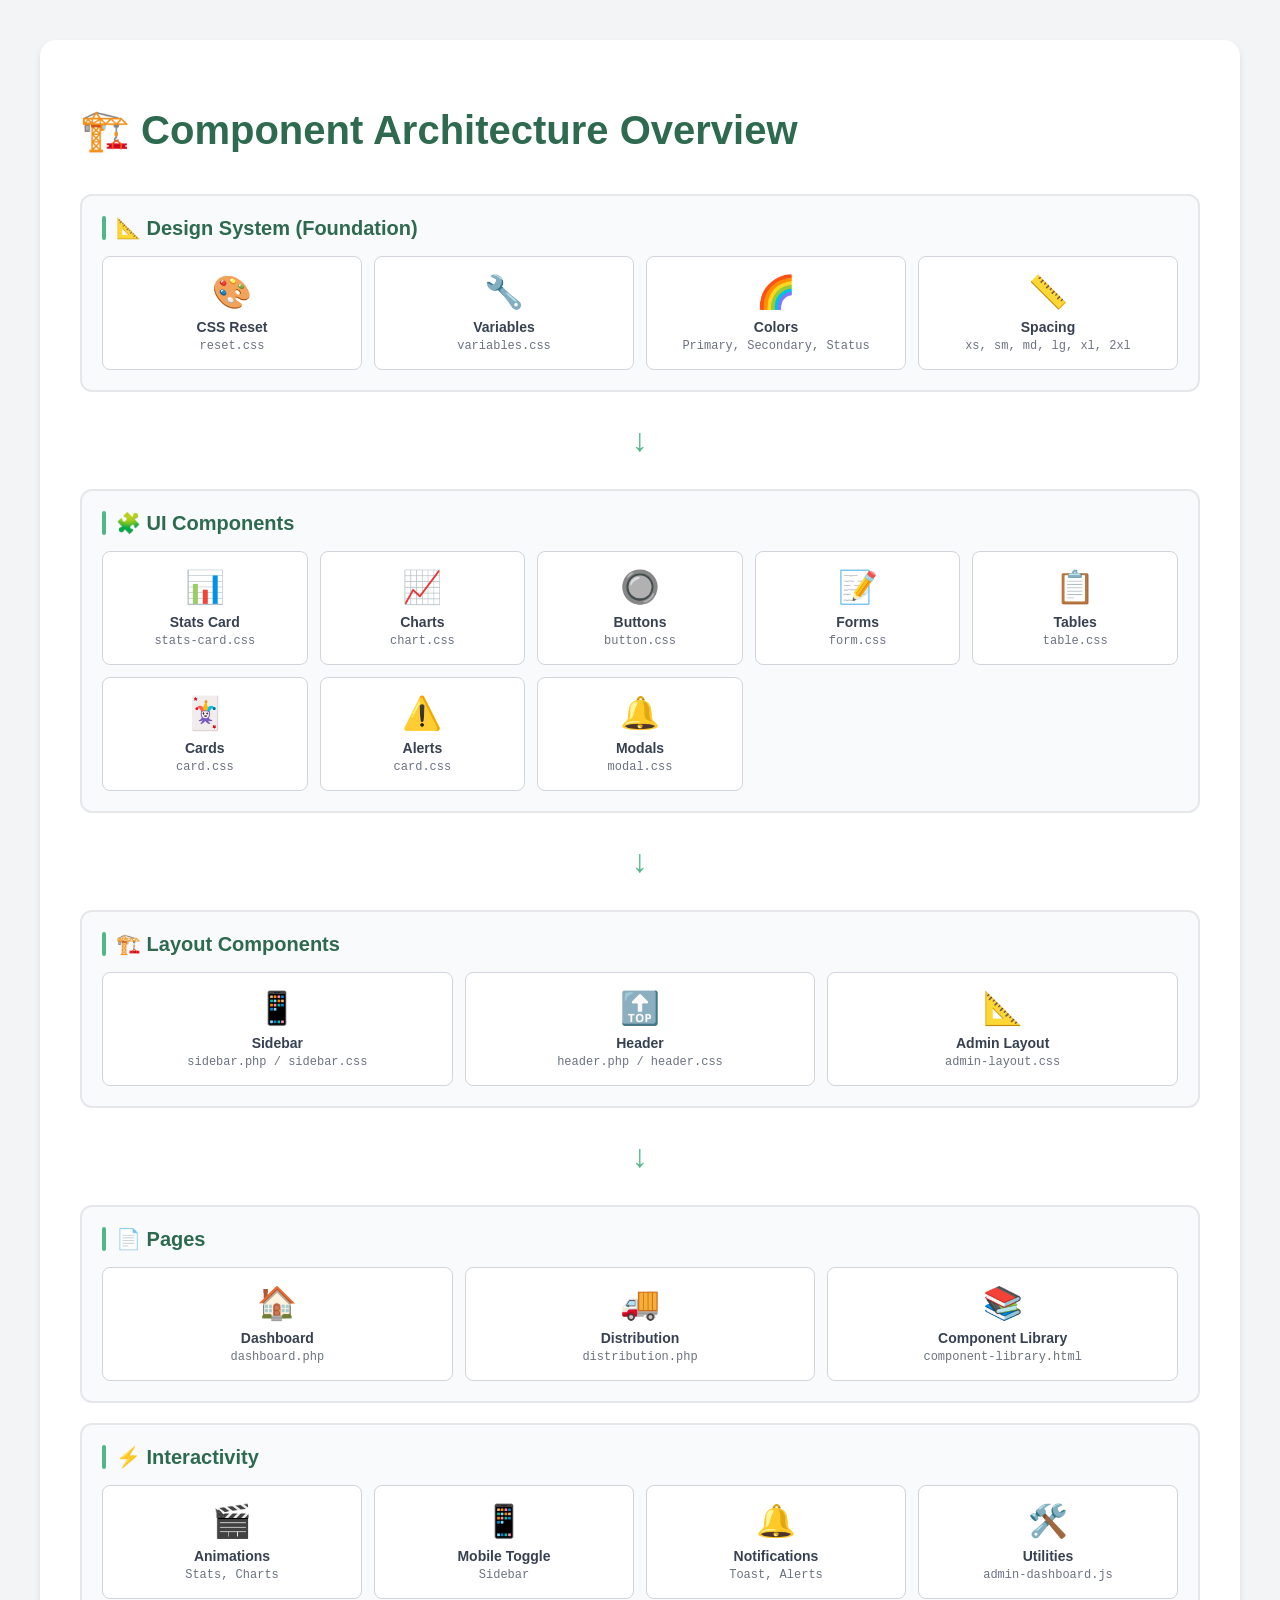
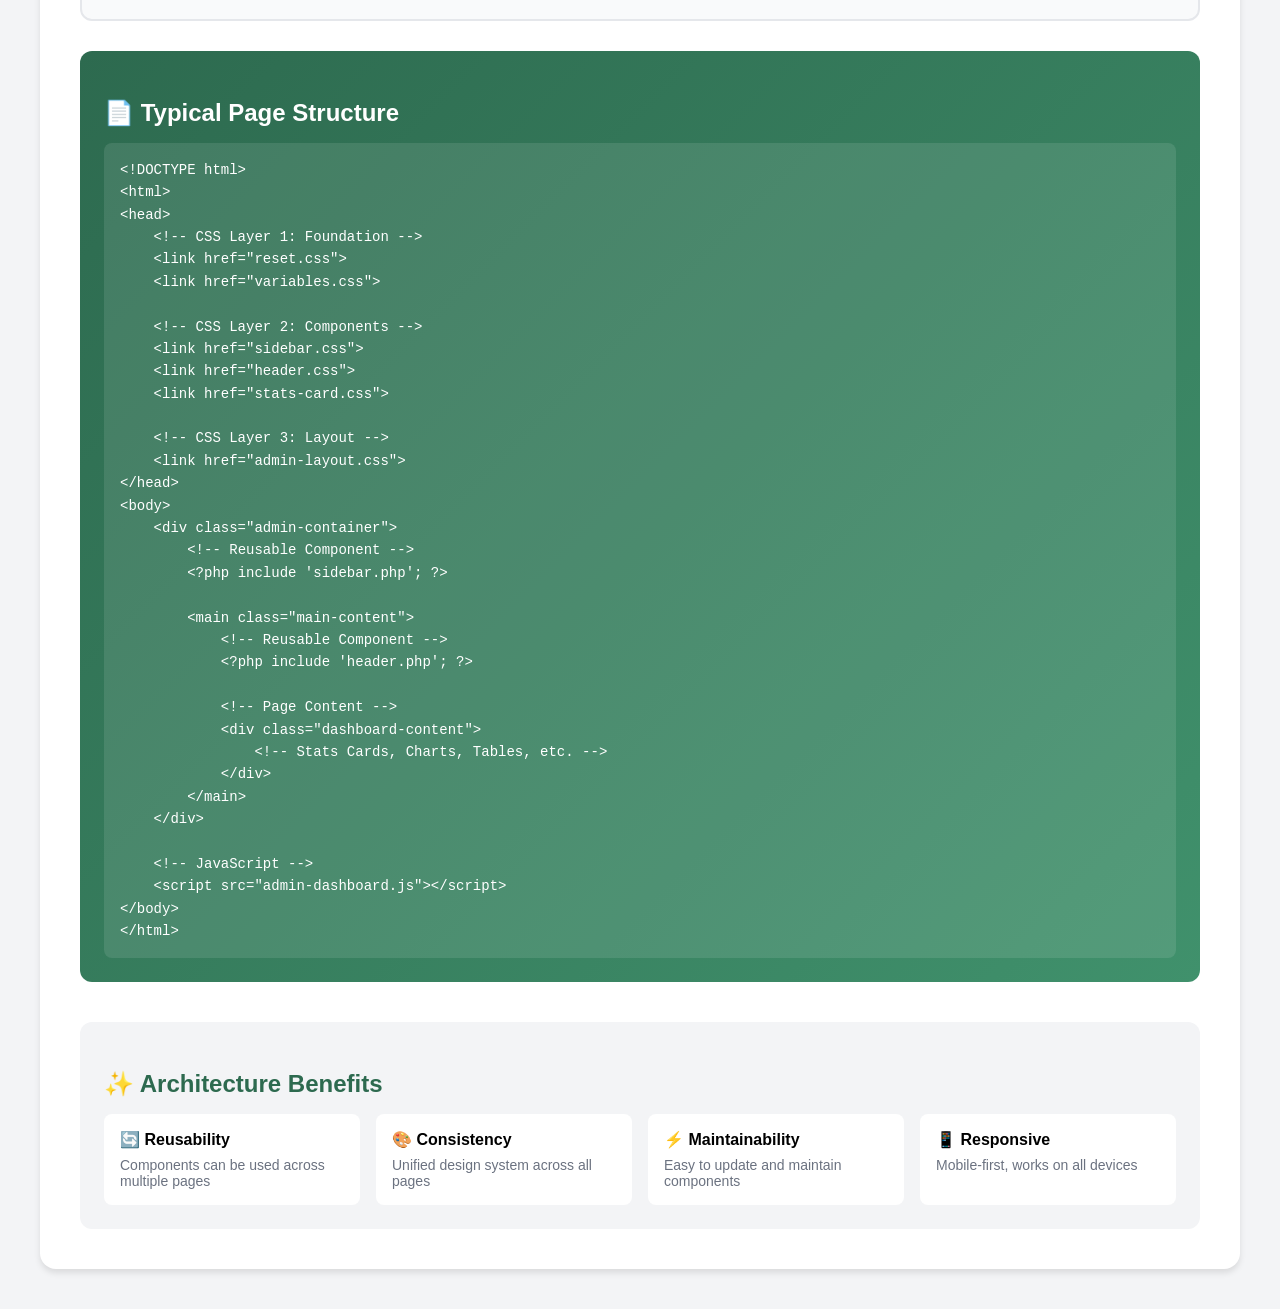
<file: app/views/components/architecture-diagram.html>
<!--
Component Architecture Diagram
Food Donation Management System - Admin Module

This SVG provides a visual overview of the component architecture
-->

<!DOCTYPE html>
<html lang="en">
<head>
    <meta charset="UTF-8">
    <meta name="viewport" content="width=device-width, initial-scale=1.0">
    <title>Component Architecture - Visual Diagram</title>
    <style>
        body {
            font-family: -apple-system, BlinkMacSystemFont, 'Segoe UI', 'Roboto', sans-serif;
            margin: 0;
            padding: 40px;
            background: #f3f4f6;
        }
        .container {
            max-width: 1400px;
            margin: 0 auto;
            background: white;
            padding: 40px;
            border-radius: 16px;
            box-shadow: 0 4px 6px rgba(0, 0, 0, 0.1);
        }
        h1 {
            color: #2D6A4F;
            margin-bottom: 40px;
            font-size: 2.5rem;
        }
        .architecture {
            display: grid;
            gap: 20px;
        }
        .layer {
            border: 2px solid #e5e7eb;
            border-radius: 12px;
            padding: 20px;
            background: #f9fafb;
        }
        .layer-title {
            font-size: 1.25rem;
            font-weight: 600;
            color: #2D6A4F;
            margin-bottom: 16px;
            display: flex;
            align-items: center;
            gap: 10px;
        }
        .layer-title::before {
            content: '';
            width: 4px;
            height: 24px;
            background: #52B788;
            border-radius: 2px;
        }
        .components-grid {
            display: grid;
            grid-template-columns: repeat(auto-fit, minmax(200px, 1fr));
            gap: 12px;
        }
        .component {
            background: white;
            border: 1px solid #d1d5db;
            border-radius: 8px;
            padding: 16px;
            text-align: center;
            transition: all 0.3s;
        }
        .component:hover {
            border-color: #52B788;
            box-shadow: 0 4px 12px rgba(45, 106, 79, 0.1);
            transform: translateY(-2px);
        }
        .component-icon {
            font-size: 2rem;
            margin-bottom: 8px;
        }
        .component-name {
            font-size: 0.875rem;
            font-weight: 600;
            color: #374151;
            margin-bottom: 4px;
        }
        .component-file {
            font-size: 0.75rem;
            color: #6b7280;
            font-family: monospace;
        }
        .flow {
            margin: 30px 0;
            text-align: center;
        }
        .flow-arrow {
            font-size: 2rem;
            color: #52B788;
            margin: 10px 0;
        }
        .page-structure {
            background: linear-gradient(135deg, #2D6A4F 0%, #40916C 100%);
            color: white;
            border-radius: 12px;
            padding: 24px;
            margin-top: 30px;
        }
        .page-structure h3 {
            margin-bottom: 16px;
            font-size: 1.5rem;
        }
        .code-block {
            background: rgba(255, 255, 255, 0.1);
            border-radius: 8px;
            padding: 16px;
            font-family: monospace;
            font-size: 0.875rem;
            line-height: 1.6;
            white-space: pre-wrap;
        }
    </style>
</head>
<body>
    <div class="container">
        <h1>🏗️ Component Architecture Overview</h1>

        <!-- Design System Layer -->
        <div class="layer">
            <div class="layer-title">📐 Design System (Foundation)</div>
            <div class="components-grid">
                <div class="component">
                    <div class="component-icon">🎨</div>
                    <div class="component-name">CSS Reset</div>
                    <div class="component-file">reset.css</div>
                </div>
                <div class="component">
                    <div class="component-icon">🔧</div>
                    <div class="component-name">Variables</div>
                    <div class="component-file">variables.css</div>
                </div>
                <div class="component">
                    <div class="component-icon">🌈</div>
                    <div class="component-name">Colors</div>
                    <div class="component-file">Primary, Secondary, Status</div>
                </div>
                <div class="component">
                    <div class="component-icon">📏</div>
                    <div class="component-name">Spacing</div>
                    <div class="component-file">xs, sm, md, lg, xl, 2xl</div>
                </div>
            </div>
        </div>

        <div class="flow">
            <div class="flow-arrow">↓</div>
        </div>

        <!-- UI Components Layer -->
        <div class="layer">
            <div class="layer-title">🧩 UI Components</div>
            <div class="components-grid">
                <div class="component">
                    <div class="component-icon">📊</div>
                    <div class="component-name">Stats Card</div>
                    <div class="component-file">stats-card.css</div>
                </div>
                <div class="component">
                    <div class="component-icon">📈</div>
                    <div class="component-name">Charts</div>
                    <div class="component-file">chart.css</div>
                </div>
                <div class="component">
                    <div class="component-icon">🔘</div>
                    <div class="component-name">Buttons</div>
                    <div class="component-file">button.css</div>
                </div>
                <div class="component">
                    <div class="component-icon">📝</div>
                    <div class="component-name">Forms</div>
                    <div class="component-file">form.css</div>
                </div>
                <div class="component">
                    <div class="component-icon">📋</div>
                    <div class="component-name">Tables</div>
                    <div class="component-file">table.css</div>
                </div>
                <div class="component">
                    <div class="component-icon">🃏</div>
                    <div class="component-name">Cards</div>
                    <div class="component-file">card.css</div>
                </div>
                <div class="component">
                    <div class="component-icon">⚠️</div>
                    <div class="component-name">Alerts</div>
                    <div class="component-file">card.css</div>
                </div>
                <div class="component">
                    <div class="component-icon">🔔</div>
                    <div class="component-name">Modals</div>
                    <div class="component-file">modal.css</div>
                </div>
            </div>
        </div>

        <div class="flow">
            <div class="flow-arrow">↓</div>
        </div>

        <!-- Layout Components Layer -->
        <div class="layer">
            <div class="layer-title">🏗️ Layout Components</div>
            <div class="components-grid">
                <div class="component">
                    <div class="component-icon">📱</div>
                    <div class="component-name">Sidebar</div>
                    <div class="component-file">sidebar.php / sidebar.css</div>
                </div>
                <div class="component">
                    <div class="component-icon">🔝</div>
                    <div class="component-name">Header</div>
                    <div class="component-file">header.php / header.css</div>
                </div>
                <div class="component">
                    <div class="component-icon">📐</div>
                    <div class="component-name">Admin Layout</div>
                    <div class="component-file">admin-layout.css</div>
                </div>
            </div>
        </div>

        <div class="flow">
            <div class="flow-arrow">↓</div>
        </div>

        <!-- Pages Layer -->
        <div class="layer">
            <div class="layer-title">📄 Pages</div>
            <div class="components-grid">
                <div class="component">
                    <div class="component-icon">🏠</div>
                    <div class="component-name">Dashboard</div>
                    <div class="component-file">dashboard.php</div>
                </div>
                <div class="component">
                    <div class="component-icon">🚚</div>
                    <div class="component-name">Distribution</div>
                    <div class="component-file">distribution.php</div>
                </div>
                <div class="component">
                    <div class="component-icon">📚</div>
                    <div class="component-name">Component Library</div>
                    <div class="component-file">component-library.html</div>
                </div>
            </div>
        </div>

        <!-- Interactivity Layer -->
        <div class="layer" style="margin-top: 20px;">
            <div class="layer-title">⚡ Interactivity</div>
            <div class="components-grid">
                <div class="component">
                    <div class="component-icon">🎬</div>
                    <div class="component-name">Animations</div>
                    <div class="component-file">Stats, Charts</div>
                </div>
                <div class="component">
                    <div class="component-icon">📱</div>
                    <div class="component-name">Mobile Toggle</div>
                    <div class="component-file">Sidebar</div>
                </div>
                <div class="component">
                    <div class="component-icon">🔔</div>
                    <div class="component-name">Notifications</div>
                    <div class="component-file">Toast, Alerts</div>
                </div>
                <div class="component">
                    <div class="component-icon">🛠️</div>
                    <div class="component-name">Utilities</div>
                    <div class="component-file">admin-dashboard.js</div>
                </div>
            </div>
        </div>

        <!-- Page Structure Example -->
        <div class="page-structure">
            <h3>📄 Typical Page Structure</h3>
            <div class="code-block">&lt;!DOCTYPE html&gt;
&lt;html&gt;
&lt;head&gt;
    &lt;!-- CSS Layer 1: Foundation --&gt;
    &lt;link href="reset.css"&gt;
    &lt;link href="variables.css"&gt;
    
    &lt;!-- CSS Layer 2: Components --&gt;
    &lt;link href="sidebar.css"&gt;
    &lt;link href="header.css"&gt;
    &lt;link href="stats-card.css"&gt;
    
    &lt;!-- CSS Layer 3: Layout --&gt;
    &lt;link href="admin-layout.css"&gt;
&lt;/head&gt;
&lt;body&gt;
    &lt;div class="admin-container"&gt;
        &lt;!-- Reusable Component --&gt;
        &lt;?php include 'sidebar.php'; ?&gt;
        
        &lt;main class="main-content"&gt;
            &lt;!-- Reusable Component --&gt;
            &lt;?php include 'header.php'; ?&gt;
            
            &lt;!-- Page Content --&gt;
            &lt;div class="dashboard-content"&gt;
                &lt;!-- Stats Cards, Charts, Tables, etc. --&gt;
            &lt;/div&gt;
        &lt;/main&gt;
    &lt;/div&gt;
    
    &lt;!-- JavaScript --&gt;
    &lt;script src="admin-dashboard.js"&gt;&lt;/script&gt;
&lt;/body&gt;
&lt;/html&gt;</div>
        </div>

        <!-- Key Benefits -->
        <div style="margin-top: 40px; padding: 24px; background: #f3f4f6; border-radius: 12px;">
            <h3 style="color: #2D6A4F; margin-bottom: 16px; font-size: 1.5rem;">✨ Architecture Benefits</h3>
            <div style="display: grid; grid-template-columns: repeat(auto-fit, minmax(250px, 1fr)); gap: 16px;">
                <div style="background: white; padding: 16px; border-radius: 8px;">
                    <div style="font-weight: 600; margin-bottom: 8px;">🔄 Reusability</div>
                    <div style="font-size: 0.875rem; color: #6b7280;">Components can be used across multiple pages</div>
                </div>
                <div style="background: white; padding: 16px; border-radius: 8px;">
                    <div style="font-weight: 600; margin-bottom: 8px;">🎨 Consistency</div>
                    <div style="font-size: 0.875rem; color: #6b7280;">Unified design system across all pages</div>
                </div>
                <div style="background: white; padding: 16px; border-radius: 8px;">
                    <div style="font-weight: 600; margin-bottom: 8px;">⚡ Maintainability</div>
                    <div style="font-size: 0.875rem; color: #6b7280;">Easy to update and maintain components</div>
                </div>
                <div style="background: white; padding: 16px; border-radius: 8px;">
                    <div style="font-weight: 600; margin-bottom: 8px;">📱 Responsive</div>
                    <div style="font-size: 0.875rem; color: #6b7280;">Mobile-first, works on all devices</div>
                </div>
            </div>
        </div>
    </div>
</body>
</html>
</file>
